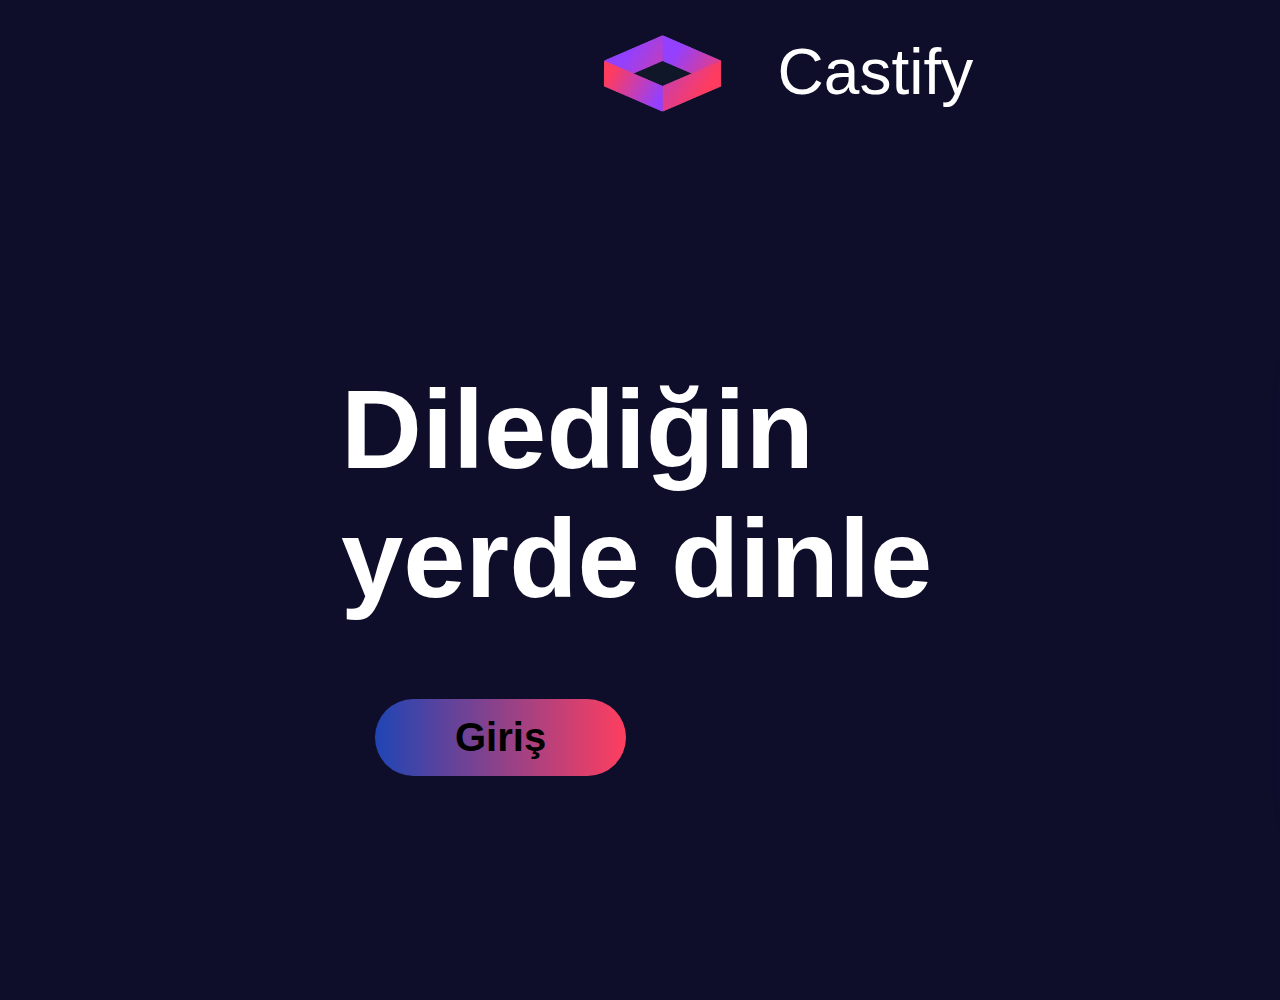
<file: Ui/index.html>
<!DOCTYPE html>
<html lang="en">
  <head>
    <meta charset="UTF-8" />
    <meta http-equiv="X-UA-Compatible" content="IE=edge" />
    <meta
      name="viewport"
      content="width=
    , initial-scale=1.0"
    />
    <title>Castify</title>
    <link rel="stylesheet" href="style.css" />
  </head>
  <body>
    <header class="header headers">
      <div class="items">
        <div class="logo"><img src="assets/logo.png" alt="" /></div>
        <div class="logo-name">
          <a style="color: #fff" href="index.html">Castify</a>
        </div>
      </div>
    </header>
    <main class="main">
      <div class="container">
        <div class="left-main left-top">
          <h1 class="h1">Dilediğin yerde dinle</h1>
          <button class="btn btn-home">
            <a style="color: black" href="login.html">Giriş</a>
          </button>
        </div>
        <div class="right-main">
          <img class="img-home" src="assets/UiPhotos/NOW AND THEN.jpg" alt="" />
          <div class="paragraph">
            Castify insanların kolay bir şekilde podcast ve müzik dinlemesini
            amaçlayan bir girişimdir.
          </div>
        </div>
      </div>
    </main>
  </body>
</html>
</file>
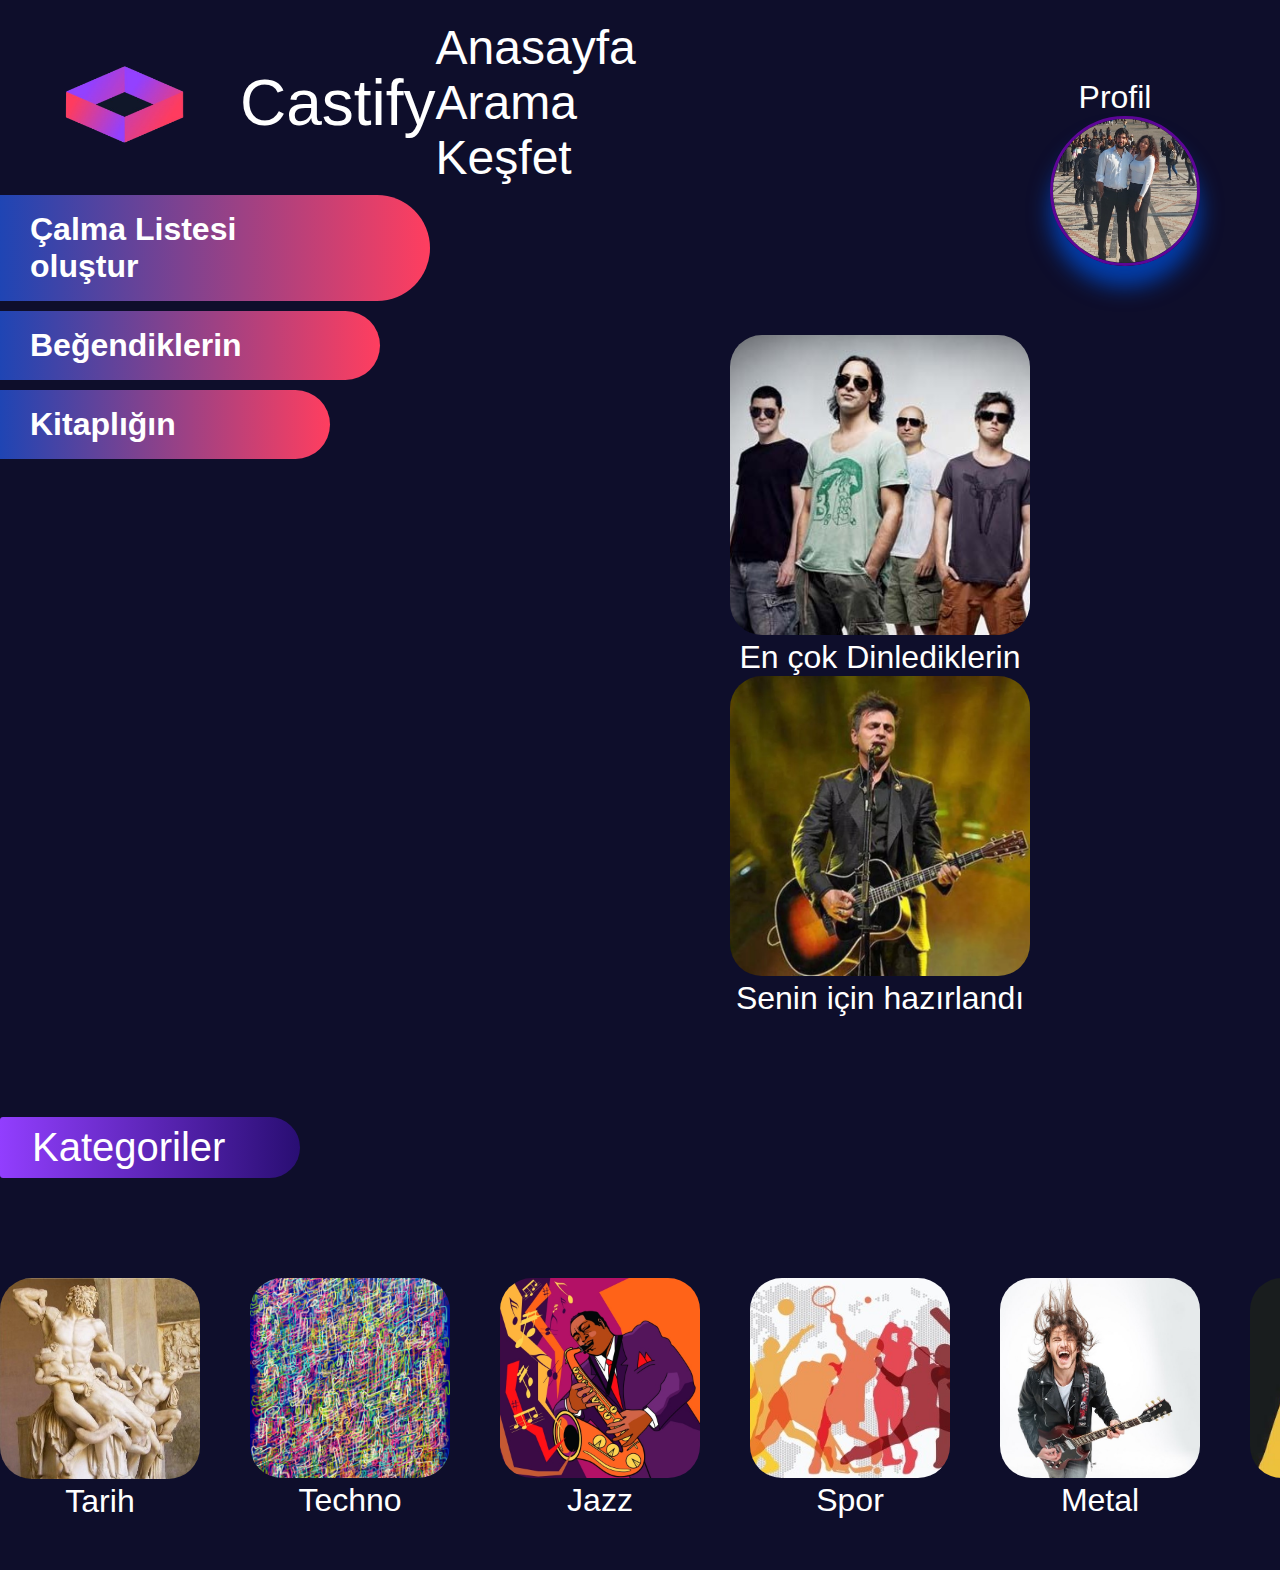
<file: Ui/about.html>
<!DOCTYPE html>
<html lang="en">
  <head>
    <meta charset="UTF-8" />
    <meta http-equiv="X-UA-Compatible" content="IE=edge" />
    <meta name="viewport" content="width=device-width, initial-scale=1.0" />
    <title>Castify - About</title>
    <link rel="stylesheet" href="style.css" />
  </head>
  <body>
    <header class="header header-about">
      <div class="items items-about">
        <div class="logo-all">
          <div class="logo"><img src="assets/logo.png" alt="" /></div>
          <div class="logo-name">
            <a style="color: #fff" href="about.html">Castify</a>
          </div>
        </div>
        <div class="links">
          <a class="link" href="about.html">Anasayfa</a>
          <a class="link" href="features.html">Arama</a>
          <a class="link" href="features.html">Keşfet</a>
        </div>
        <div class="profile">
          <div class="text">
            <a style="color: #fff" href="profile.html">Profil</a>
          </div>
          <div class="img-profile">
            <a href="profile.html"
              ><img src="assets/profilePhoto1.jpeg" alt=""
            /></a>
          </div>
        </div>
      </div>
    </header>
    <main class="main-all">
      <aside class="aside">
        <a class="btn-home link1" href="">Çalma Listesi oluştur</a>
        <a class="btn-home link2" href="">Beğendiklerin</a>
        <a class="btn-home link3" href=""> Kitaplığın</a>
      </aside>
      <main class="main-home">
        <div class="card">
          <div class="picture">
            <a href="features.html"
              ><img src="assets/nekadardumanokadarranduman.jpg" alt=""
            /></a>
          </div>
          <div class="text">
            <a style="color: #fff" href="features.html">En çok Dinlediklerin</a>
          </div>
        </div>
        <div class="card">
          <div class="picture">
            <img src="assets/61dd95ab2af1071230cf65ac.jpeg" alt="" />
          </div>
          <div class="text">Senin için hazırlandı</div>
        </div>
      </main>
    </main>
    <section class="category">
      <a class="btn btn-category" href="">Kategoriler</a>
      <div class="cards">
        <div class="card">
          <div class="picture"><img src="assets/Tarih.jpg" alt="" /></div>
          <div class="text">Tarih</div>
        </div>
        <div class="card">
          <div class="picture"><img src="assets/techno.png" alt="" /></div>
          <div class="text">Techno</div>
        </div>
        <div class="card">
          <div class="picture">
            <img src="assets/UiPhotos/jazz.jpg" alt="" />
          </div>
          <div class="text">Jazz</div>
        </div>
        <div class="card">
          <div class="picture"><img src="assets/Spor.jpg" alt="" /></div>
          <div class="text">Spor</div>
        </div>
        <div class="card">
          <div class="picture"><img src="assets/metal-muzik.jpg" alt="" /></div>
          <div class="text">Metal</div>
        </div>
        <div class="card">
          <div class="picture"><img src="assets/screen-0.jpeg" alt="" /></div>
          <div class="text">Rap</div>
        </div>
      </div>
    </section>
  </body>
</html>
</file>
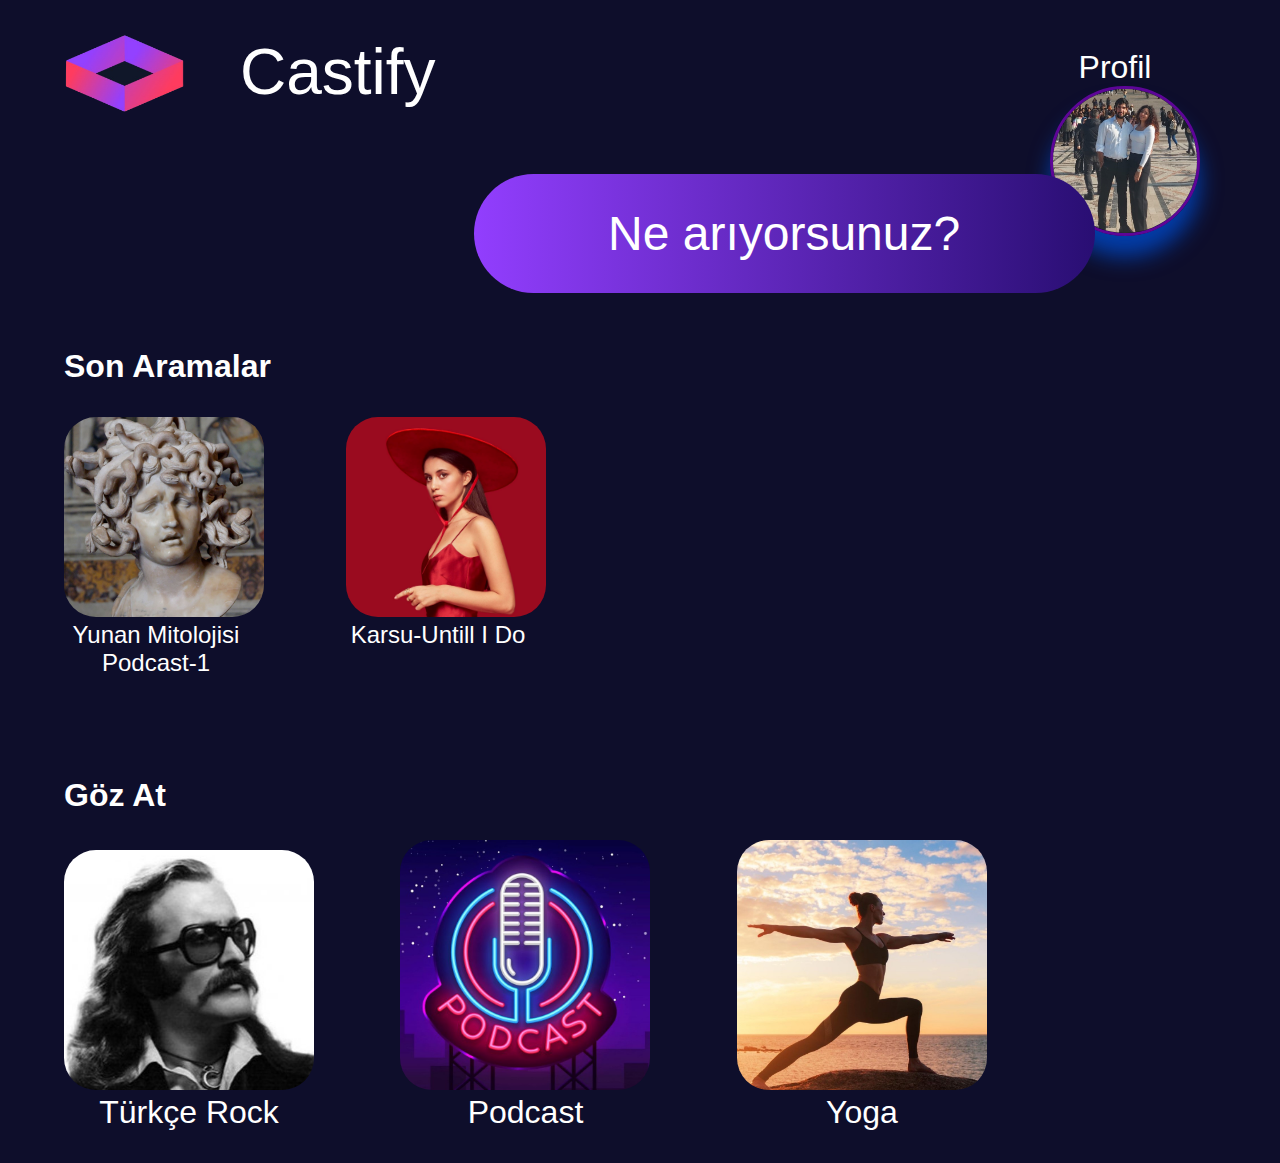
<file: Ui/features.html>
<!DOCTYPE html>
<html lang="en">
  <head>
    <meta charset="UTF-8" />
    <meta http-equiv="X-UA-Compatible" content="IE=edge" />
    <meta name="viewport" content="width=device-width, initial-scale=1.0" />
    <title>Castify - Features</title>
    <link rel="stylesheet" href="style.css" />
  </head>
  <body>
    <header class="header header-about">
      <div class="items items-about">
        <div class="logo-all">
          <div class="logo"><img src="assets/logo.png" alt="" /></div>
          <div class="logo-name">
            <a style="color: #fff" href="about.html">Castify</a>
          </div>
        </div>
        <div class="profile">
          <div class="text">
            <a style="color: #fff" href="profile.html"> Profil</a>
          </div>
          <div class="img-profile">
            <a href="profile.html">
              <img src="assets/profilePhoto1.jpeg" alt=""
            /></a>
          </div>
        </div>
      </div>
    </header>
    <div class="search">
      <input type="email" class="field btn" placeholder="Ne arıyorsunuz?" />
    </div>
    <div class="menu">
      <div class="last-search">
        <h2>Son Aramalar</h2>
        <div class="cards">
          <div class="card">
            <div class="picture">
              <img src="assets/yunanMitolojisi.jpg" alt="" />
            </div>
            <div class="text">Yunan Mitolojisi Podcast-1</div>
          </div>
          <div class="card card2">
            <div class="picture">
              <img src="assets/Karsu Dönmez Kimdir_ - BiyografiTR.png" alt="" />
            </div>
            <div class="text">Karsu-Untill I Do</div>
          </div>
        </div>
      </div>
      <div class="explore">
        <h2>Göz At</h2>
        <div class="cards">
          <div class="card">
            <div class="picture"><img src="assets/cemKaraca.jpg" alt="" /></div>
            <div class="text">Türkçe Rock</div>
          </div>
          <div class="card">
            <div class="picture"><img src="assets/podcast.jpeg" alt="" /></div>
            <div class="text">Podcast</div>
          </div>
          <div class="card">
            <div class="picture"><img src="assets/yoga.jpg" alt="" /></div>
            <div class="text">Yoga</div>
          </div>
        </div>
      </div>
    </div>
  </body>
</html>
</file>
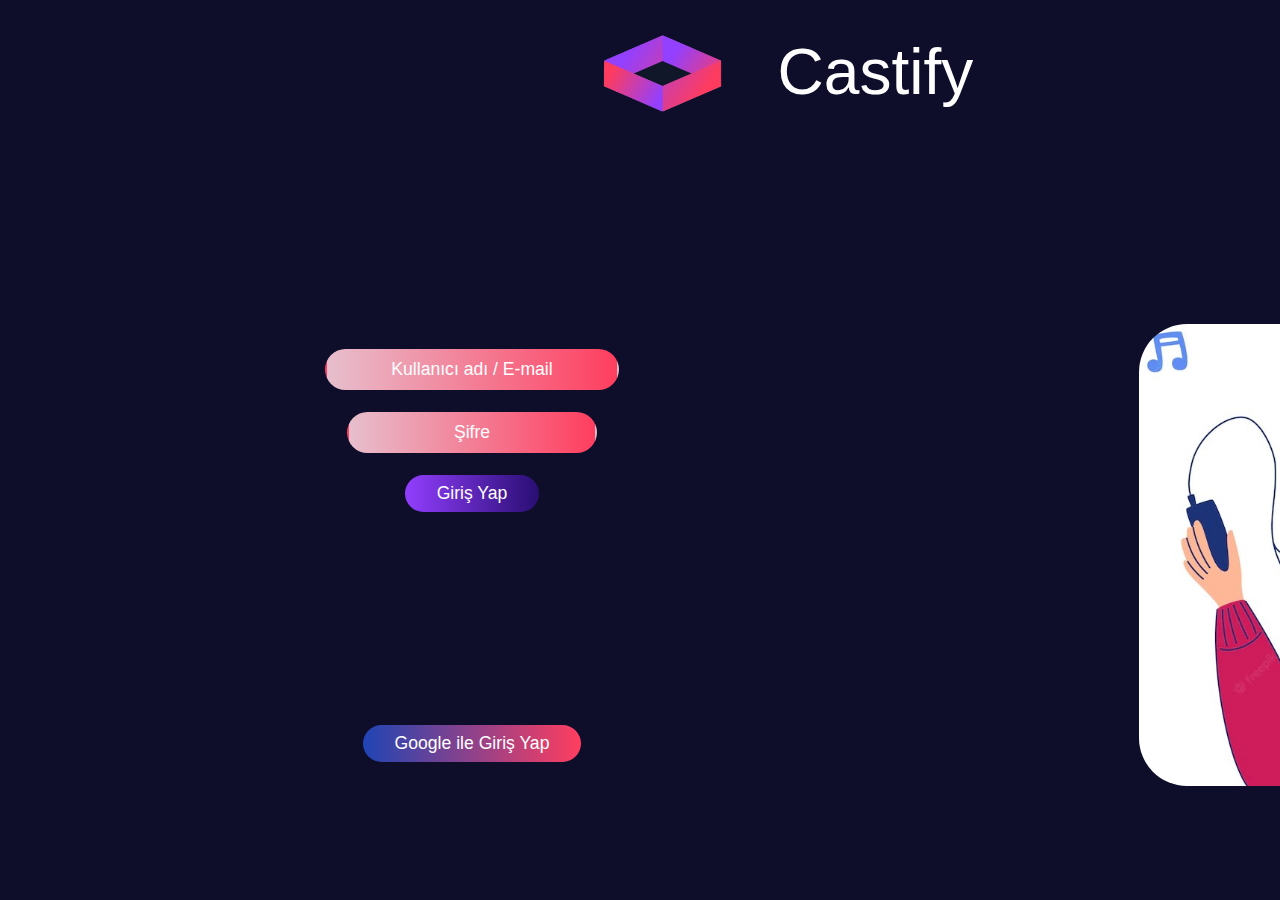
<file: Ui/login.html>
<!DOCTYPE html>
<html lang="tr">
  <head>
    <meta charset="UTF-8" />
    <meta http-equiv="X-UA-Compatible" content="IE=edge" />
    <meta name="viewport" content="width=device-width, initial-scale=1.0" />
    <title>Castify - Login</title>
    <link rel="stylesheet" href="style.css" />
  </head>
  <body>
    <header class="header headers">
      <div class="items">
        <div class="logo"><img src="assets/logo.png" alt="" /></div>
        <div class="logo-name">
          <a style="color: #fff" href="index.html">Castify</a>
        </div>
      </div>
    </header>
    <main class="main">
      <div class="container">
        <div class="left-main">
          <form action="" class="form">
            <div class="input">
              <input
                type="email"
                class="field"
                placeholder="Kullanıcı adı / E-mail"
              />
              <input
                type="password"
                class="field field-passwd"
                placeholder="Şifre"
              />
            </div>

            <button type="submit" class="btn">
              <a style="color: #fff" href="about.html"> Giriş Yap</a>
            </button>
            <button type="submit" class="btn btn-scn">
              <a style="color: #fff" href="about.html"> Google ile Giriş Yap</a>
            </button>
          </form>
        </div>
        <div class="right-main">
          <img src="assets/girisSayfasi1.jpg" alt="" />
        </div>
      </div>
    </main>
  </body>
</html>
</file>
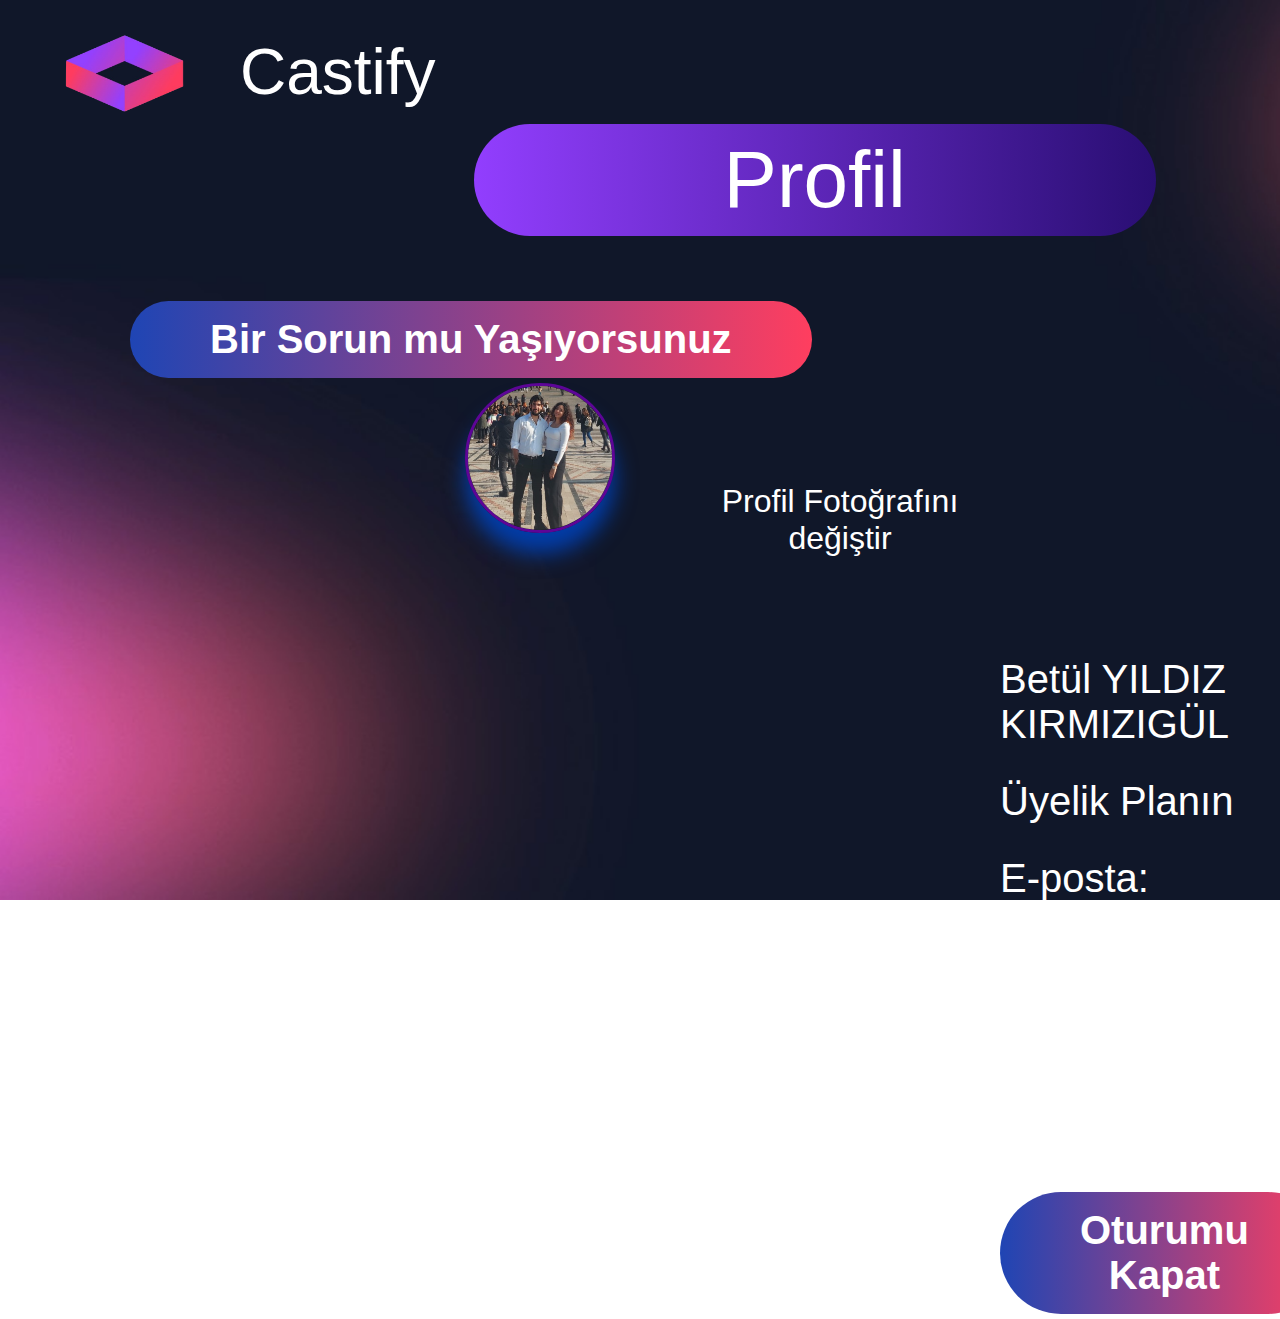
<file: Ui/profile.html>
<!DOCTYPE html>
<html lang="en">
  <head>
    <meta charset="UTF-8" />
    <meta http-equiv="X-UA-Compatible" content="IE=edge" />
    <meta name="viewport" content="width=device-width, initial-scale=1.0" />
    <title>Castify - Profile</title>
    <link rel="stylesheet" href="style.css" />
    <style>
      body {
        background: url("assets/background");
        background-size: cover;
        background-repeat: no-repeat;
        height: 100vh;
      }
    </style>
  </head>
  <body>
    <header class="header">
      <div class="items">
        <div class="logo"><img src="assets/logo.png" alt="" /></div>
        <div class="logo-name">
          <a style="color: #fff" href="about.html">Castify</a>
        </div>
      </div>
    </header>
    <div class="buttonss">
      <button style="cursor: default" class="field btn btns">
        <a style="color: #fff; cursor: default" href="">Profil</a>
      </button>
      <button class="btn-home btn buttn">
        <a href="trouble.html" style="color: #fff">Bir Sorun mu Yaşıyorsunuz</a>
      </button>
    </div>
    <div class="profile profiles">
      <div class="img-profile profiless">
        <img src="assets/profilePhoto1.jpeg" alt="" />
      </div>
      <div class="text profiless-1">Profil Fotoğrafını değiştir</div>
      <div class="p">
        <p class="p-2">Betül YILDIZ KIRMIZIGÜL</p>
        <p class="p-2">Üyelik Planın</p>
        <p class="p-2">E-posta: bet*****@h*****.com</p>
        <p class="p-2">Ödeme Bilgileri</p>
        <p class="p-2">Şifreni Değiştir</p>
      </div>
    </div>

    <button class="btn btn-home buttnn">
      <a href="index.html" style="color: #fff">Oturumu Kapat</a>
    </button>
  </body>
</html>
</file>
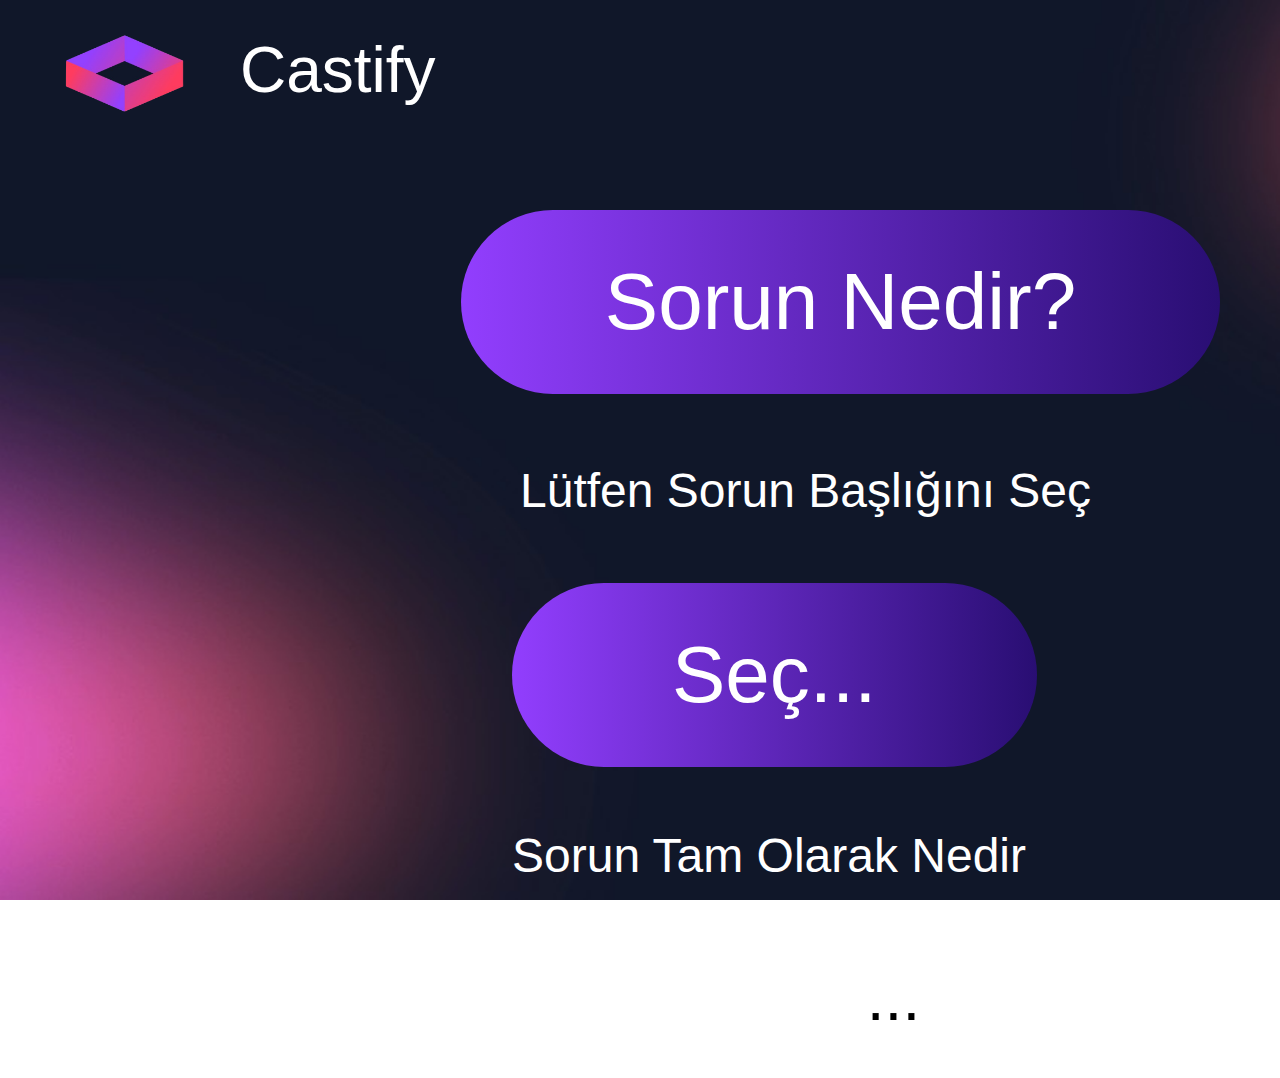
<file: Ui/trouble.html>
<!DOCTYPE html>
<html lang="en">
  <head>
    <meta charset="UTF-8" />
    <meta http-equiv="X-UA-Compatible" content="IE=edge" />
    <meta name="viewport" content="width=device-width, initial-scale=1.0" />
    <title>Castify - Help</title>
    <link rel="stylesheet" href="style.css" />
    <style>
      body {
        background: url("assets/background");
        background-size: cover;
        background-repeat: no-repeat;
        height: 100vh;
        overflow-x: hidden;
      }
    </style>
    <link
      rel="stylesheet"
      href="https://cdn.jsdelivr.net/npm/bootstrap@4.0.0/dist/css/bootstrap.min.css"
    />
  </head>
  <body>
    <header class="header">
      <div class="items">
        <div class="logo"><img src="assets/logo.png" alt="" /></div>
        <div class="logo-name">
          <a style="color: #fff" href="about.html">Castify</a>
        </div>
      </div>
    </header>
    <main class="buttons-main">
      <div class="buttons">
        <button class="btn-dropp">Sorun Nedir?</button>
      </div>
      <div class="question">
        <p class="p-2">Lütfen Sorun Başlığını Seç</p>
        <div class="dropdown">
          <button
            class="dropbtn btn-dropp"
            type="button"
            id="dropdownMenuButton"
            data-toggle="dropdown"
            aria-haspopup="true"
            aria-expanded="false"
          >
            Seç...
          </button>
          <div class="dropdown-menu" aria-labelledby="dropdownMenuButton">
            <a class="dropdown-item" style="font-size: 2rem" href=""
              >Oturum Açılmıyor</a
            >
            <a class="dropdown-item" style="font-size: 2rem" href=""
              >Aradığım Şarkıyı Bulamıyorum</a
            >
            <a class="dropdown-item" style="font-size: 2rem" href=""
              >Podcastler Açılmıyor</a
            >
            <a class="dropdown-item" style="font-size: 2rem" href=""
              >Sevdiğim Kız Bana Bakmıyor</a
            >
            <a class="dropdown-item" style="font-size: 2rem" href=""
              >Diğer</a
            >
          </div>
        </div>
      </div>
      <div class="explain">
        <p>Sorun Tam Olarak Nedir</p>
        <form action="">
          <input type="text" placeholder="..." class="field text-area" />
        </form>
      </div>
    </main>

    <!--bootstrap js-->
    <script src="https://code.jquery.com/jquery-3.2.1.slim.min.js"></script>
    <script src="https://cdn.jsdelivr.net/npm/popper.js@1.12.9/dist/umd/popper.min.js"></script>
    <script src="https://cdn.jsdelivr.net/npm/bootstrap@4.0.0/dist/js/bootstrap.min.js"></script>
    <!--bootstrap js-->
  </body>
</html>
</file>
<file: Ui/style.css>
* {
  margin: 0;
  padding: 0;
  box-sizing: border-box;
  outline: none;
  border: none;
  text-decoration: none;
  font-family: "Montserrat", sans-serif;
}
:root {
  --main-color: #0e0e2b;
  --white-pink: linear-gradient(to right, #e7bfcd 0%, #ff3e5f 100%);
  --border: 0.1rem solid rgba(255, 255, 255, 0.4);
  --blue: linear-gradient(to right, #923efe 0%, #290e73 100%);
  --blue-hover: linear-gradient(to right, #290e73 0%, #923efe 100%);
  --blue-pink: linear-gradient(to right, #1f45b4 0%, #ff3e5f 100%);
  --blue-pink-hover: linear-gradient(to right, #ff3e5f 0%, #1f45b4 100%);
}
body {
  background-color: var(--main-color);
}

/* header section*/
.header {
  display: block;
}
.headers {
  margin-left: 42%;
}
.header .items {
  display: flex;
  align-items: center;
  padding-left: 20px;
  padding-top: 20px;
}
.logo-all {
  display: flex;
  justify-content: center;
  align-items: center;
}
.logo img {
  width: 200px;
  height: 100px;
  margin-right: 20px;
}
.logo-name {
  color: #fff;
  font-size: 4rem;
}
.items-about {
  justify-content: space-between;
}
.link {
  margin-right: 200px;
  color: #fff;
  font-size: 3rem;
}
.profile {
  justify-content: center;
  text-align: center;
}
.profile .text {
  font-size: 2rem;
  color: #fff;
  margin-right: 100px;
}

.img-profile {
  height: 10px;
  margin-right: 5rem;
}
.img-profile img {
  width: 150px;
  border-radius: 50%;
  border: 3px solid #5d0597;
  box-shadow: 0px 21px 21px 0px rgb(3, 61, 168);
}
/* header section*/

/* main section*/
.main {
  margin-top: 200px;
  position: relative;
  display: flex;
  justify-content: left;
  padding-left: 20rem;
  width: 100%;
  height: 100%;
  align-items: center;
}
.main .left-main {
  padding: 25px 200px 0 5px;
}
.main .left-top {
  padding: 25px 20px 0 5px;
  width: 700px;
}
.main .right-main {
  height: 100%;
  background-size: cover;
  margin-left: 20rem;
}
.main .right-main img {
  border-radius: 3rem;
  width: 500px;
}
.container {
  max-width: 850px;
  display: grid;
  grid-template-columns: repeat(2, 1fr);
}
.form {
  text-align: center;
}
.form .input {
  align-items: center;
  text-align: center;
}
.field {
  background: var(--white-pink);
  color: black;
  padding: 0.5rem 2rem;
  border: 2px solid rgba(0, 0, 0, 0);
  font-size: 1.1rem;
  margin-bottom: 22px;
  transition: 0.3s;
  border-radius: 5rem;
  justify-content: center;
}
.field-passwd {
  width: 250px;
}
.field:hover {
  background: #fff;
}
.field::placeholder {
  text-align: center;
  color: #fff;
}
.field:hover::placeholder {
  color: black;
}
.btn {
  padding: 0.5rem 2rem;
  font-size: 1.1rem;
  cursor: pointer;
  color: #fff;
  transition: 0.3s;
  background: var(--blue);
  margin-bottom: 5px;
  border: 1px solid var(--blue);
  border-radius: 50rem;
}
.btn-home {
  background: var(--blue-pink);
  color: black;
  padding: 1rem 5rem;
  font-weight: 600;
  margin-left: 50px;
  margin-top: 60px;
  font-size: 2.5rem;
}
.btn-scn {
  background: var(--blue-pink);
  margin-top: 13rem;
}
.btn:hover {
  background: var(--blue-hover);
}
.btn-scn:hover {
  background: var(--blue-pink-hover);
}
.container .h1 {
  color: #fff;
  font-size: 7rem;
  padding: 1rem;
}
.paragraph {
  color: #9340ff;
  font-size: 1.5rem;
  margin-top: 60px;
  font-weight: 600;
  padding: 0 6rem;
  text-align: center;
}
.img-home {
  box-shadow: -31px 20px 31px 0px rgb(3, 61, 168);
}
.left-top {
  margin-bottom: 100px;
  justify-content: left;
}
/* main section */
/* aside section */
.aside {
  display: inline-block;
  flex-direction: column;
  width: 500px;
  margin-top: 0;
  margin-left: 0;
}
.aside a {
  display: flex;
  border-top-right-radius: 5rem;
  border-bottom-right-radius: 5rem;
  text-align: left;
  padding-left: 30px;
  color: #fff;
  margin-left: 0;
  margin-top: 10px;
  padding-bottom: 1rem;
  font-size: 2rem;
}
.link1 {
  width: 430px;
}
.link2 {
  width: 380px;
}
.link3 {
  width: 330px;
}
/* aside section */

/* main-home section */
.main-all {
  display: flex;
}
.main-home {
  display: inline-block;
  margin-top: 150px;
  margin-left: 300px;
}
.card {
  display: inline-block;
  text-align: center;
  margin-right: 50px;
}
.card .text {
  font-size: 2rem;
  color: #fff;
}
.card .picture img {
  width: 300px;
  border-radius: 2rem;
}
/* main-home section */

/* cattegory */
.category {
  margin-top: 100px;
}
.btn-category {
  border-top-left-radius: 5rem;
  border-bottom-left-radius: 5rem;
  font-size: 2.5rem;
  cursor: default;
  display: block;
  width: 300px;
}
.category .cards {
  display: flex;
  justify-content: space-around;
  margin-top: 100px;
  margin-bottom: 50px;
}
.category .card img {
  width: 200px;
}
/* category */

/* search section */
.search {
  display: block;
  margin-top: 50px;
}
.search .btn {
  font-size: 3rem;
  position: relative;
  left: 37%;
  padding: 2rem 0rem;
  text-align: center;
}
.search .btn:hover {
  background: #fff;
  color: black;
  text-align: center;
}
.search .btn:focus {
  background: #fff;
  color: black;
  text-align: center;
}
.menu {
  margin-top: 50px;
}
.last-search {
  margin-bottom: 100px;
  margin-left: 2rem;
}
.last-search .cards {
  display: flex;
  justify-content: flex-start;
}
.last-search .card .picture {
  margin: 0;
}

.last-search .card img {
  width: 200px;
  margin-left: 2rem;
}
.last-search .text {
  font-size: 1.5rem;
  margin-left: 1.5rem;
  width: 200px;
}
.last-search h2 {
  color: #fff;
  font-size: 2rem;
  margin-left: 2rem;
  margin-bottom: 2rem;
}
.explore {
  margin-bottom: 2rem;
  margin-left: 2rem;
  margin-right: 1rem;
}
.explore .card img {
  width: 250px;
  margin-left: 2rem;
}
.explore .card .text {
  margin-left: 2rem;
}
.explore h2 {
  color: #fff;
  font-size: 2rem;
  margin-left: 2rem;
  margin-bottom: 1.6rem;
}
/* search section */

/* profile section */
.profiles {
  margin-left: 100px;
}
.profiles .text {
  margin-left: 600px;
  margin-top: 90px;
}
.profiles .p {
  color: #fff;
  margin-top: 100px;
  margin-left: 900px;
  text-align: left;
  font-size: 2.5rem;
}
.profiles .p-2 {
  margin-bottom: 2rem;
}
.buttnn {
  margin-left: 1000px;
}
.buttn {
  margin-left: 130px;
  padding: 1rem 5rem;
}
.profiless {
  margin-right: 300px;
}
.profiless-1 {
  padding-right: 200px;
}
.buttonss .btns {
  margin-left: 37%;
  font-size: 5rem;
  padding: 10px 250px;
}
.buttonss {
  justify-content: center;
  align-items: stretch;
}
/* profile section */

/**/
.buttons-main {
  display: block;
  position: relative;
  top: 10%;
  left: 35%;
}
.btn-dropp {
  cursor: default;
  padding: 2rem 9rem;
  font-size: 1.1rem;
  cursor: pointer;
  color: #fff;
  transition: 0.3s;
  background: linear-gradient(to right, #923efe 0%, #290e73 100%);
  margin-bottom: 5px;
  border: 1px solid linear-gradient(to right, #923efe 0%, #290e73 100%);
  border-radius: 50rem;
  font-size: 5rem;
  position: relative;
  left: 1%;
}
.buttons-main p {
  color: #fff;
  font-size: 3rem;
  position: relative;
  left: 5%;
  margin: 3rem 0;
}
.explain .text-area {
  background: #fff;
  font-size: 4rem;
  text-align: center;
}
.dropbtn {
  padding: 2rem 10rem;
  position: relative;
  left: 5%;
}
.text-area::placeholder {
  text-align: center;
  color: black;
}
/**/
</file>
